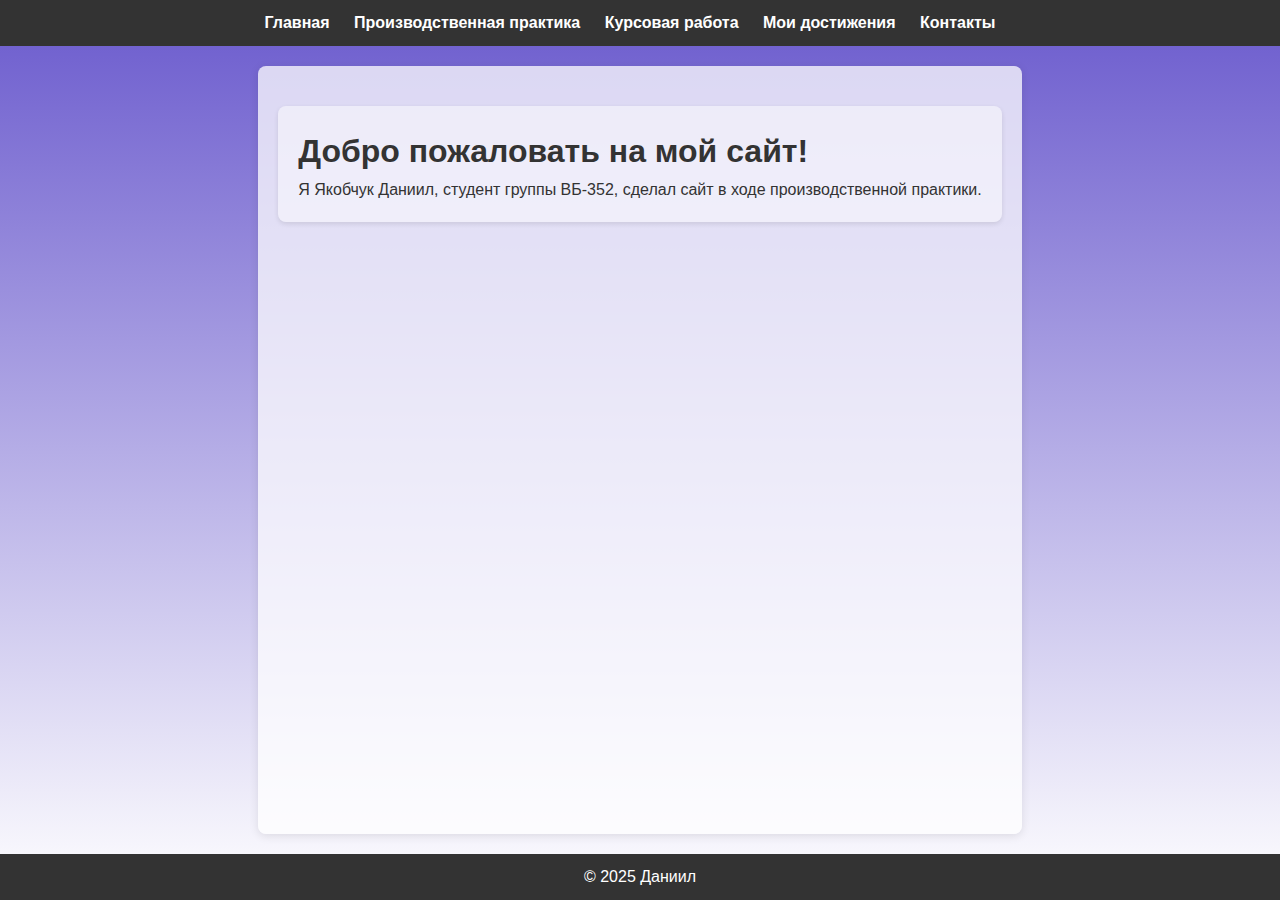
<file: index.html>
<!DOCTYPE html>
<html lang="ru">
<head>
    <meta charset="UTF-8">
    <meta name="viewport" content="width=device-width, initial-scale=1.0">
    <title>Главная страница</title>
    <link rel="stylesheet" href="style.css">
</head>
<body>
    <header>
        <nav>
            <ul>
                <li><a href="index.html">Главная</a></li>
                <li><a href="practice.html">Производственная практика</a></li>
                <li><a href="coursework.html">Курсовая работа</a></li>
                <li><a href="achievements.html">Мои достижения</a></li>
                <li><a href="contacts.html">Контакты</a></li>
            </ul>
        </nav>
    </header>
    <main>
        <div class="content">
            <h1>Добро пожаловать на мой сайт!</h1>
            <p>Я Якобчук Даниил, студент группы ВБ-352, сделал сайт в ходе производственной практики.</p>
        </div>
    </main>
    <footer>
        <p>&copy; 2025 Даниил</p>
    </footer>

    <script src="script.js"></script>
</body>
</html>
</file>
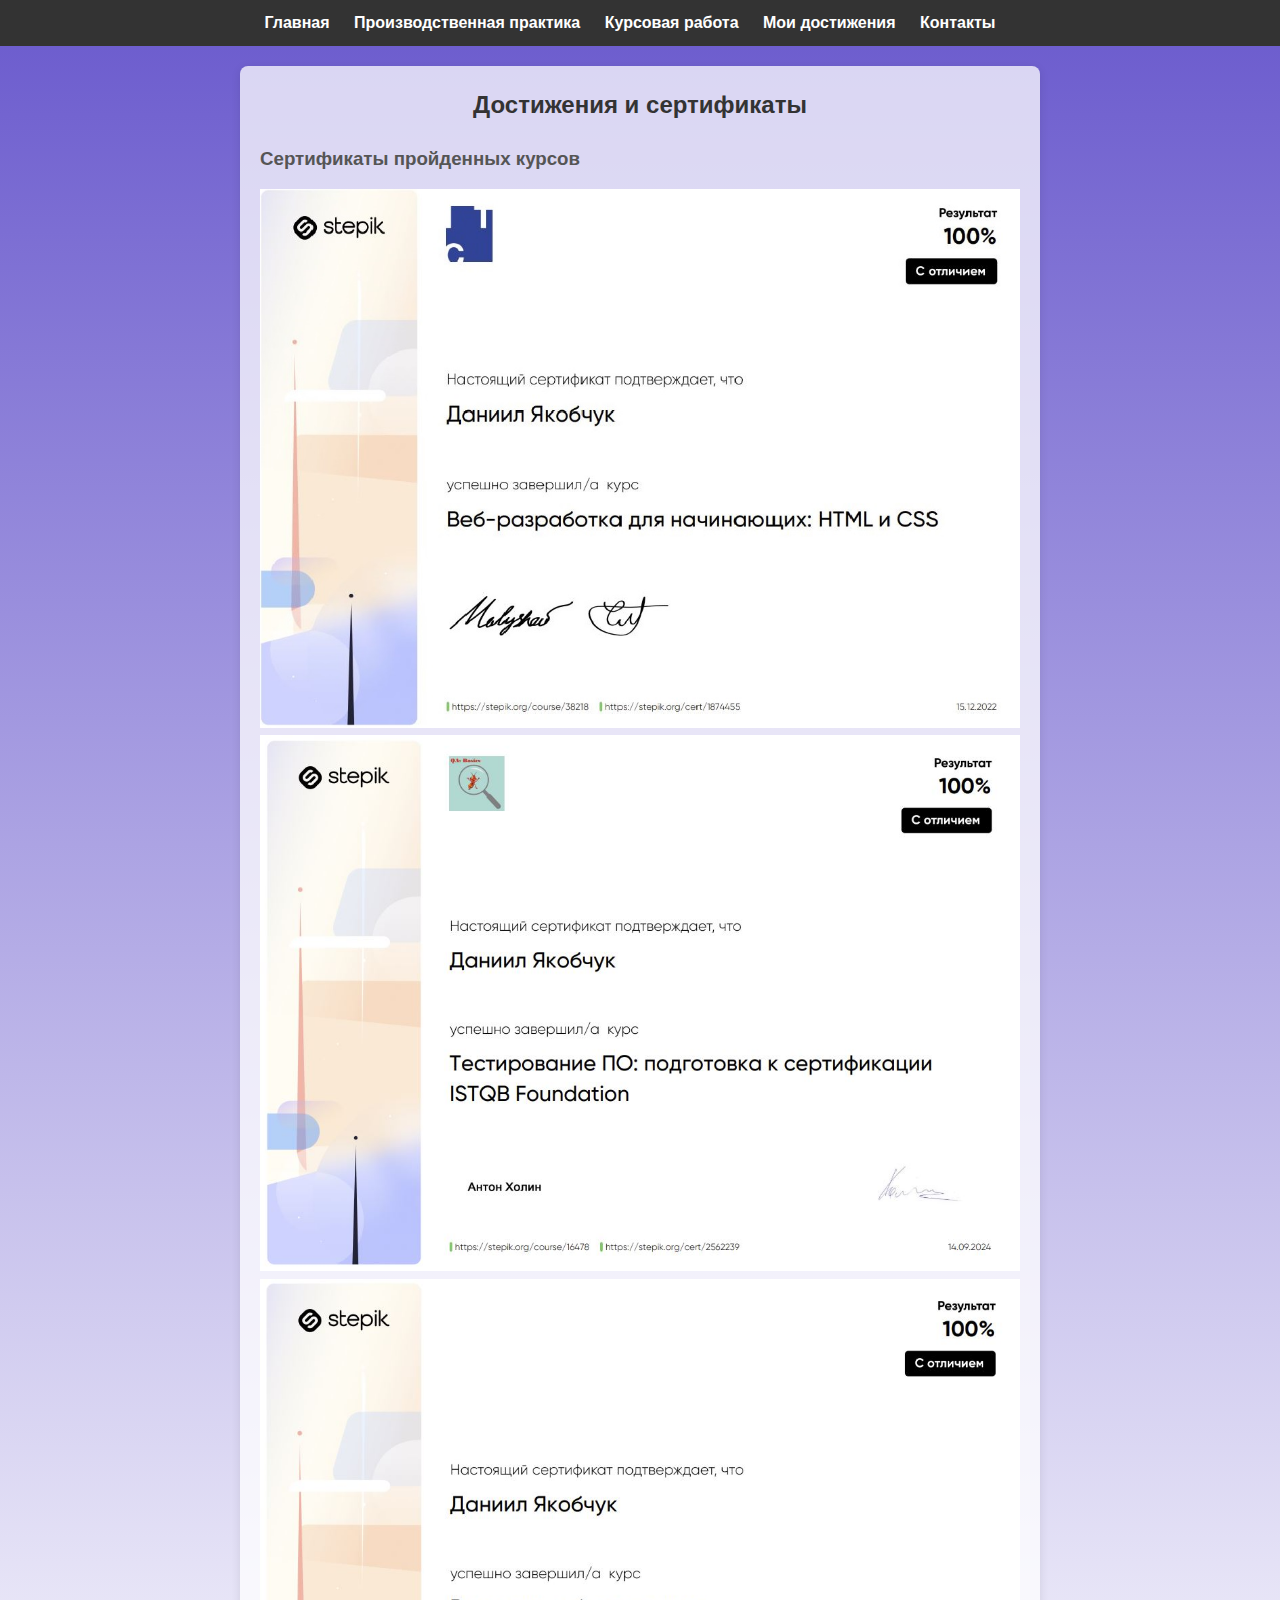
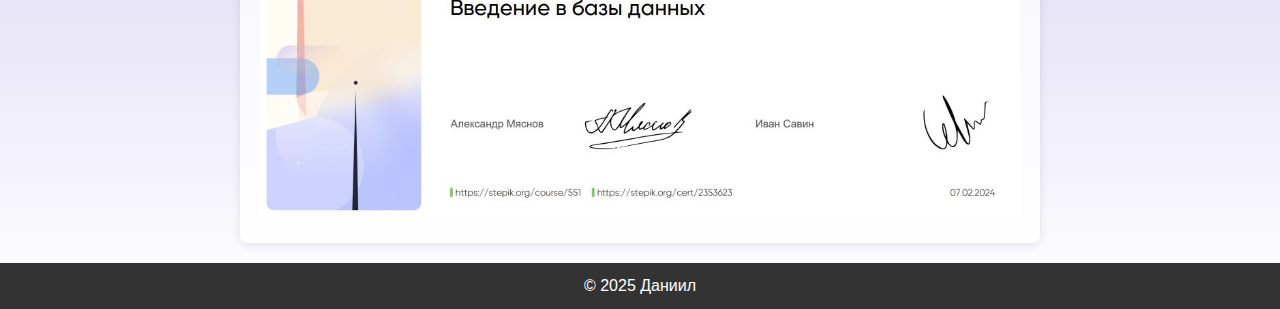
<file: achievements.html>
<!DOCTYPE html>
<html lang="ru">
<head>
    <meta charset="UTF-8">
    <meta name="viewport" content="width=device-width, initial-scale=1.0">
    <title>Мои достижения</title>
    <link rel="stylesheet" href="style.css">
</head>
<body>
    <header>
        <nav>
            <ul>
                <li><a href="index.html">Главная</a></li>
                <li><a href="practice.html">Производственная практика</a></li>
                <li><a href="coursework.html">Курсовая работа</a></li>
                <li><a href="achievements.html">Мои достижения</a></li>
                <li><a href="contacts.html">Контакты</a></li>
            </ul>
        </nav>
    </header>
    <main>
        <h2>Достижения и сертификаты</h2>

        <h3>Сертификаты пройденных курсов</h3>
        <img src="images/сертификат 1.JPG"  class="thumbnail" onclick="openImage(this)">
        <img src="images/сертификат 2.JPG"  class="thumbnail" onclick="openImage(this)">
        <img src="images/сертификат 3.JPG"  class="thumbnail" onclick="openImage(this)">
    </main>
    <footer>
        <p>&copy; 2025 Даниил </p>
    </footer>
    <div id="modal" class="modal" onclick="closeImage()">
        <span class="close">&times;</span>
        <img class="modal-content" id="img01">
        <div id="caption"></div>
    </div>
    <script src="script.js"></script>
</body>
</html>
</file>
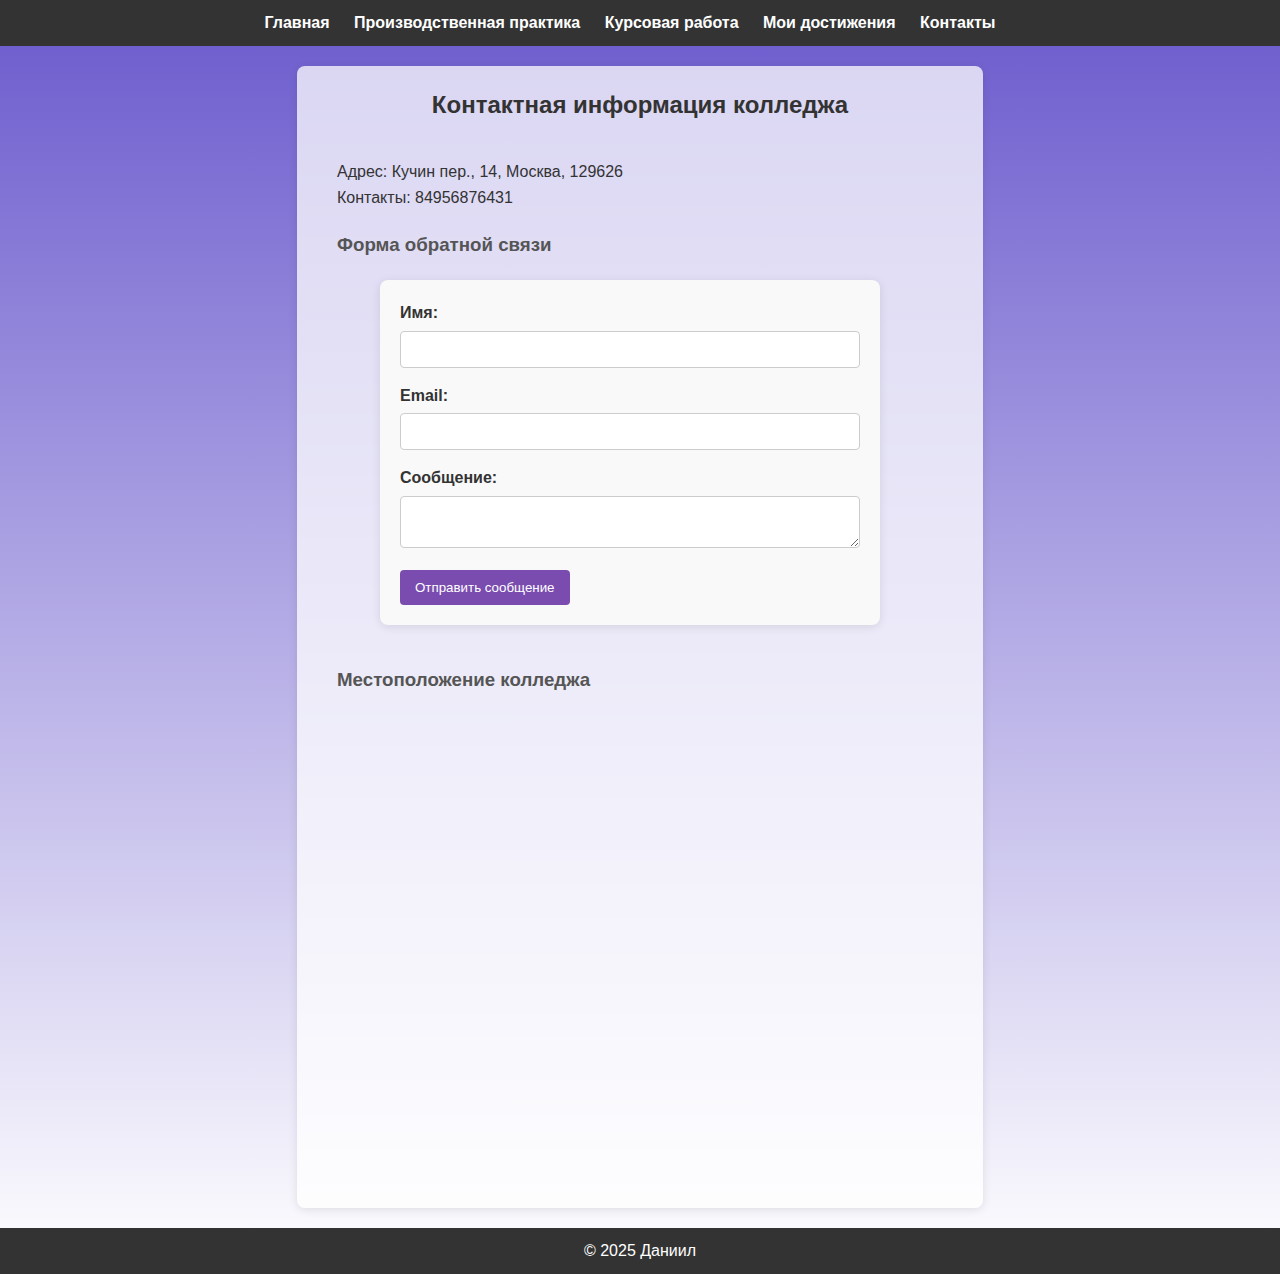
<file: contacts.html>
<!DOCTYPE html>
<html lang="ru">
<head>
    <meta charset="UTF-8">
    <meta name="viewport" content="width=device-width, initial-scale=1.0">
    <title>Контакты</title>
    <link rel="stylesheet" href="style.css">
</head>
<body>
    <header>
        <nav>
            <ul>
                <li><a href="index.html">Главная</a></li>
                <li><a href="practice.html">Производственная практика</a></li>
                <li><a href="coursework.html">Курсовая работа</a></li>
                <li><a href="achievements.html">Мои достижения</a></li>
                <li><a href="contacts.html">Контакты</a></li>
            </ul>
        </nav>
    </header>

    <main>
        <h2>Контактная информация колледжа</h2>

        <div class="contact-container">
            <div class="contact-info">
                <p>Адрес: Кучин пер., 14, Москва, 129626</p>
                <p>Контакты: 84956876431</p>

                <h3>Форма обратной связи</h3>
                <form id="contact-form">
                    <div class="form-group">
                        <label for="name">Имя:</label>
                        <input type="text" id="name" name="name" required>
                    </div>

                    <div class="form-group">
                        <label for="email">Email:</label>
                        <input type="email" id="email" name="email" required>
                    </div>

                    <div class="form-group">
                        <label for="message">Сообщение:</label>
                        <textarea id="message" name="message" required></textarea>
                    </div>

                    <button type="submit">Отправить сообщение</button>

                    <!-- Сообщение об успешной отправке -->
                    <div id="success-message" style="display:none;">Сообщение отправлено!</div>

                    <!-- Сообщение об ошибке -->
                    <div id="error-message" style="display:none;">Ошибка отправки сообщения!</div>
                </form>
            </div>

            <!-- Карта с расположением колледжа -->
            <div class="map-container">
                <h3>Местоположение колледжа</h3>
                <!-- Вставка карты Google -->
                <iframe src="https://www.google.com/maps/embed?pb=!1m18!1m12!1m3!1d1742.799732329227!2d37.640105852384025!3d55.8036655107492!2m3!1f0!2f0!3f0!3m2!1i1024!2i768!4f13.1!3m3!1m2!1s0x46b535e5f50ca8db%3A0x4775ab204b113421!2z0JzQvtGB0LrQvtCy0YHQutC40Lkg0LrQvtC70LvQtdC00LYg0YLRgNCw0L3RgdC_0L7RgNGC0LA!5e0!3m2!1sru!2sru!4v1751204735936!5m2!1sru!2sru" width="100%" height="450" style="border:0;" allowfullscreen="" loading="lazy"></iframe>
            </div>
        </div>
    </main>

    <footer>
        &copy; 2025 Даниил
    </footer>

    <script src="script.js"></script>
</body>
</html>
</file>
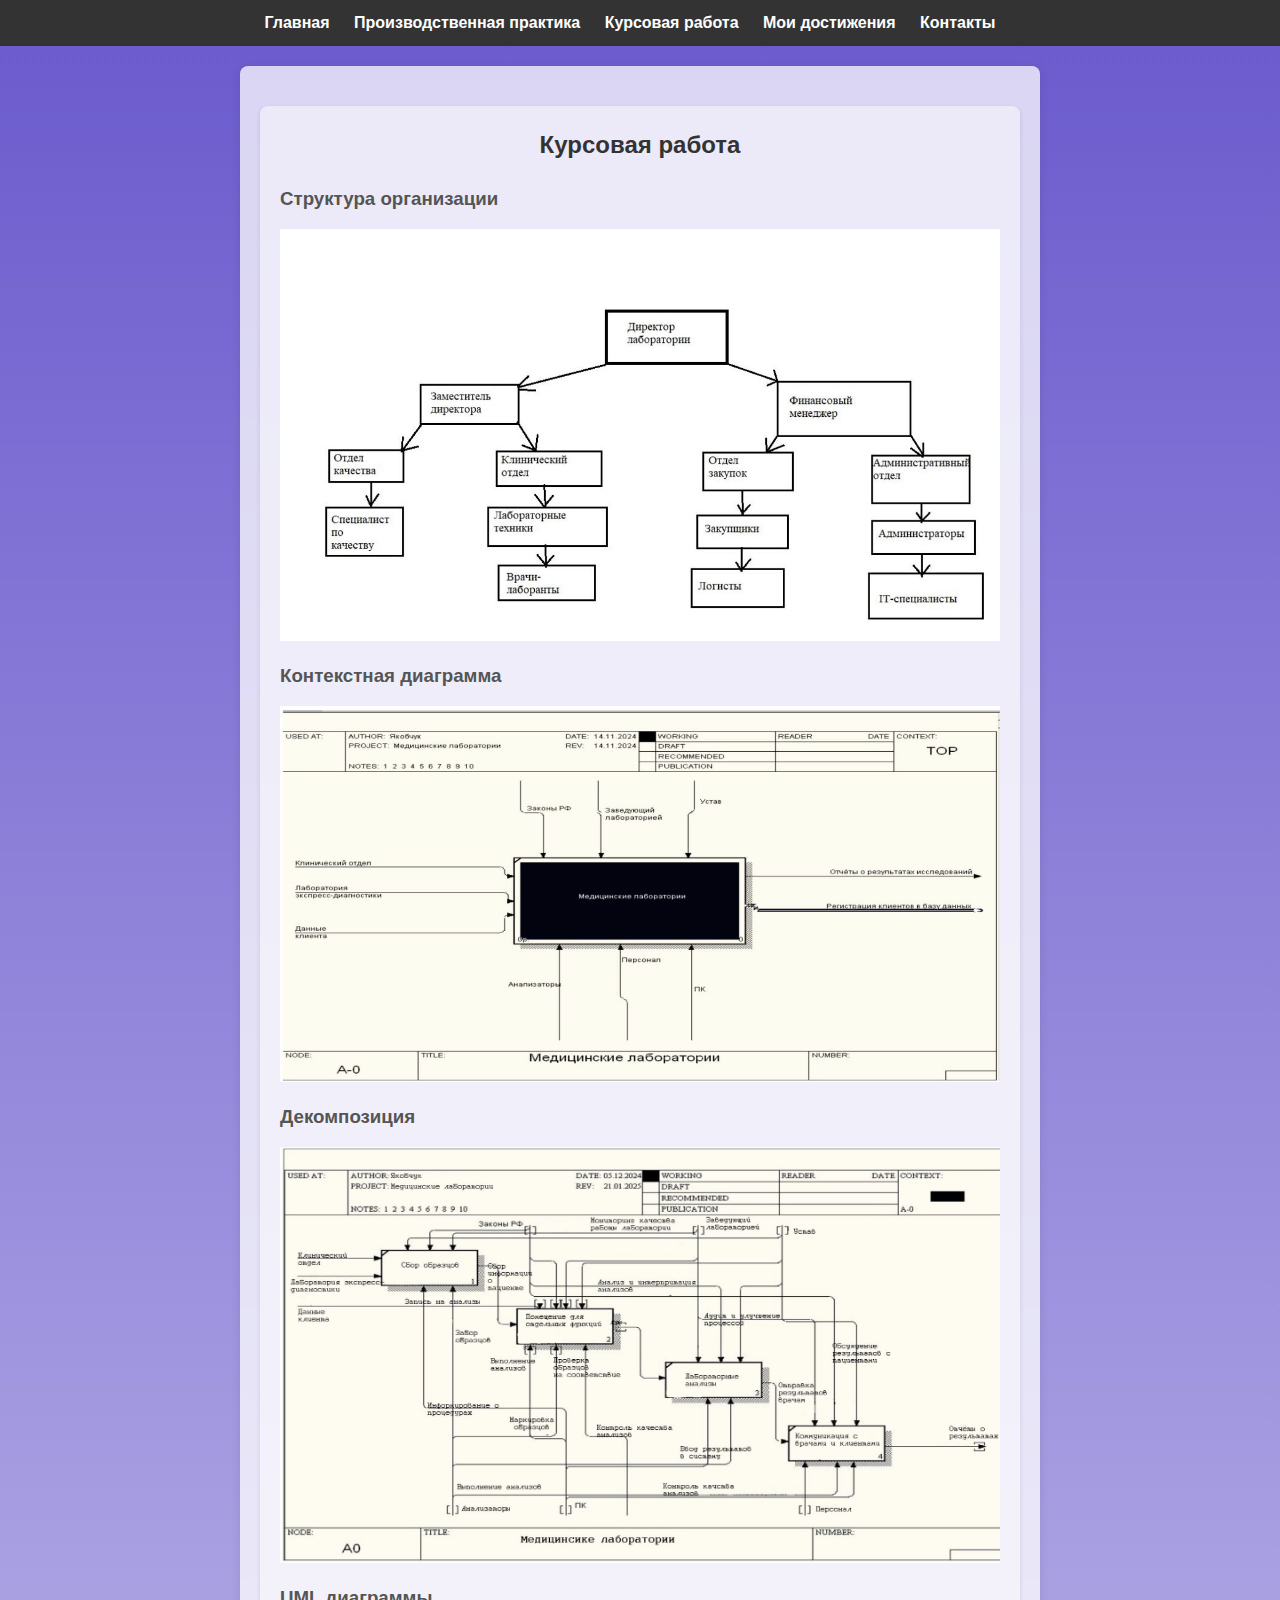
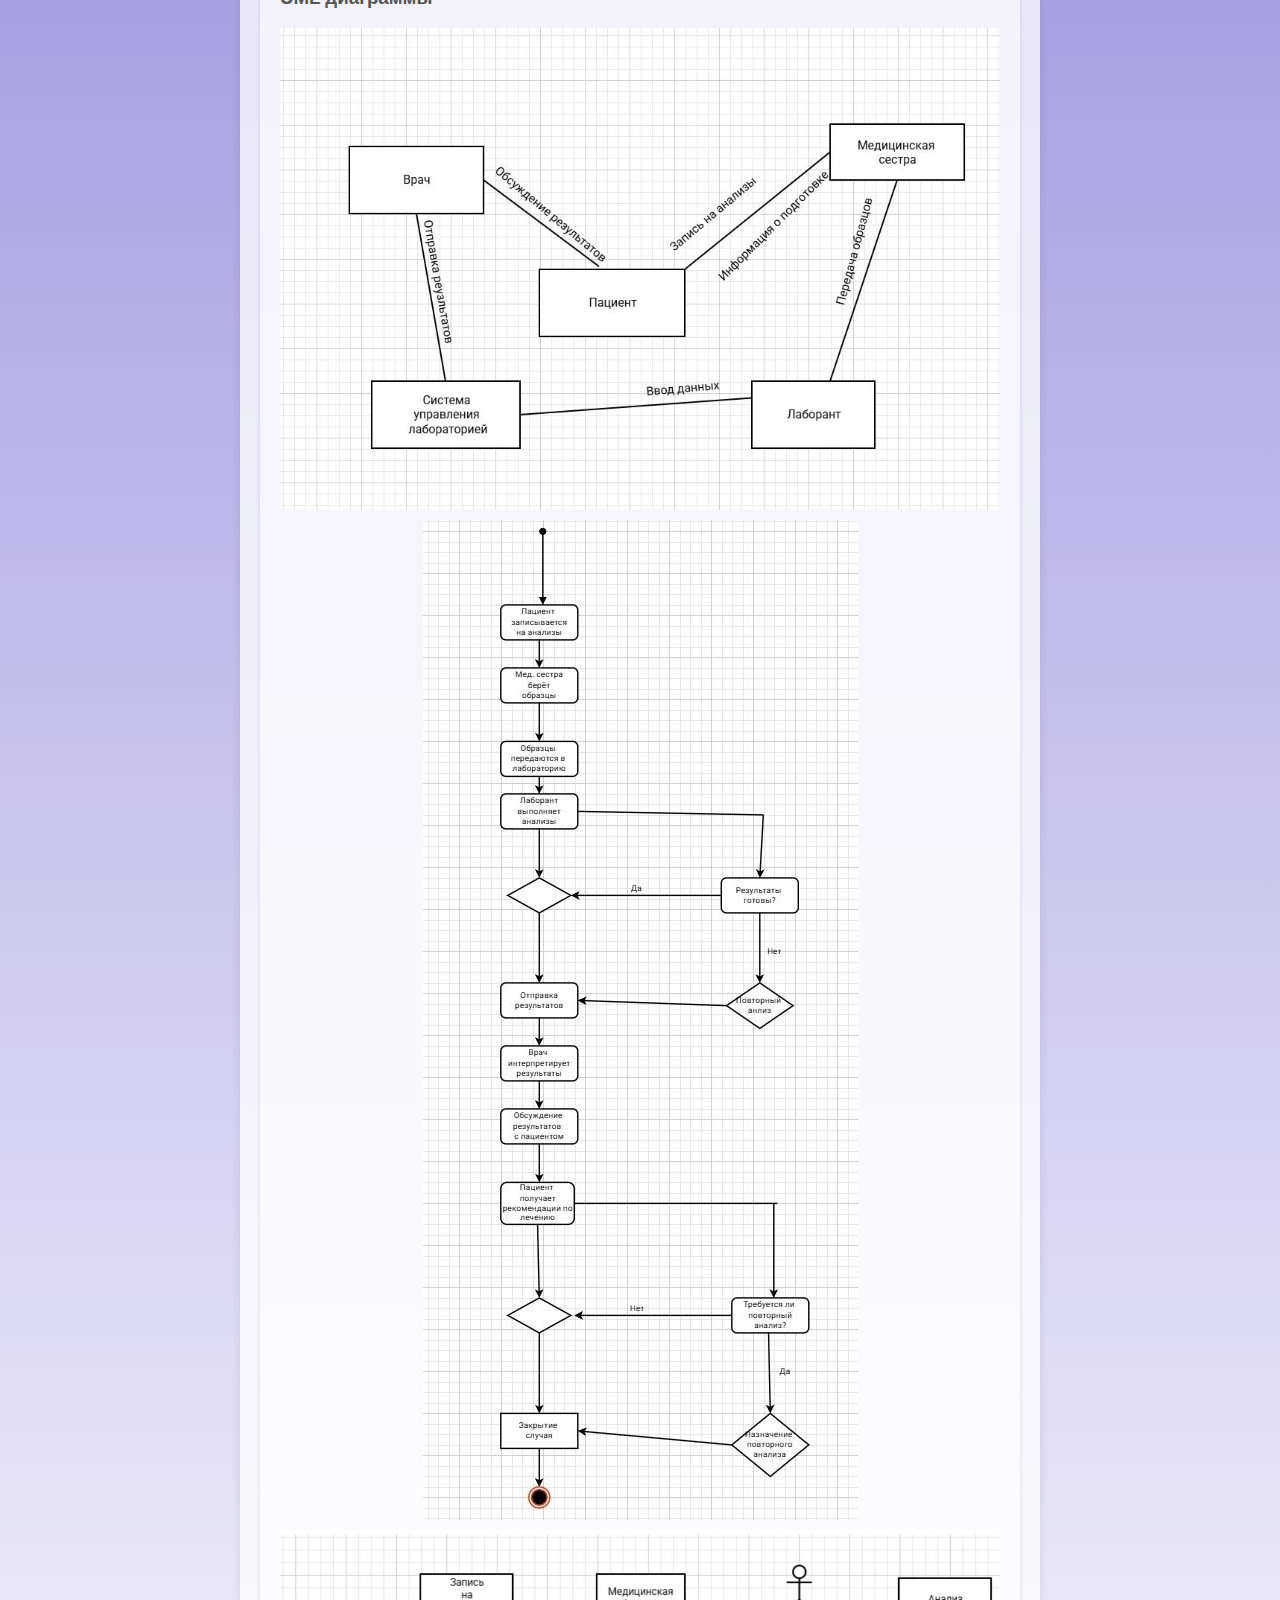
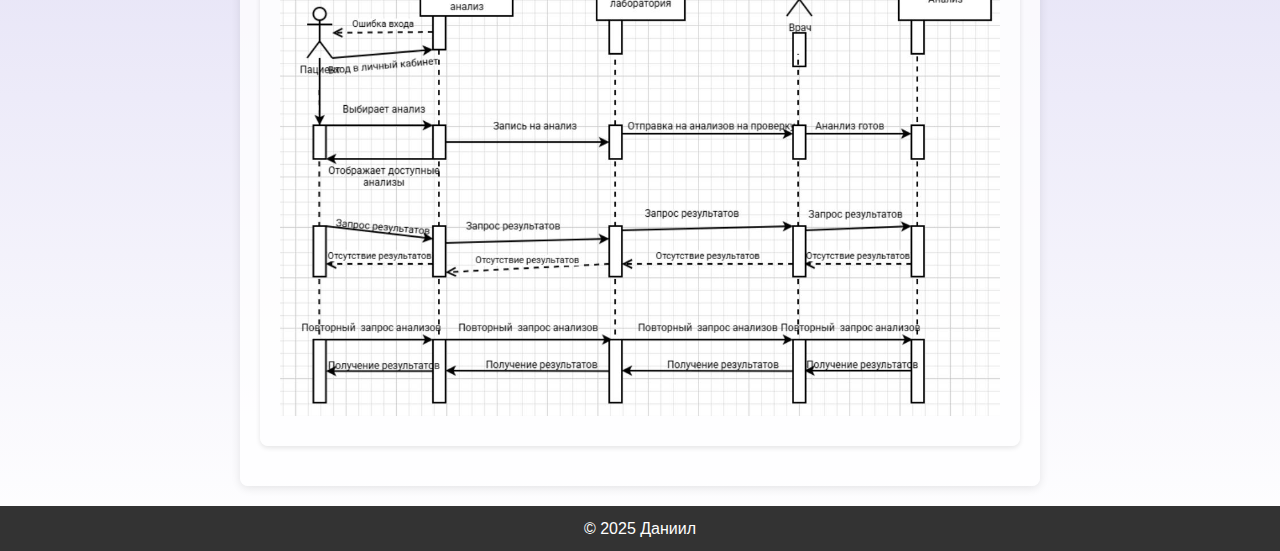
<file: coursework.html>
<!DOCTYPE html>
<html lang="ru">
<head>
    <meta charset="UTF-8">
    <meta name="viewport" content="width=device-width, initial-scale=1.0">
    <title>Курсовая работа</title>
    <link rel="stylesheet" href="style.css">
</head>
<body>
    <header>
        <nav>
            <ul>
                <li><a href="index.html">Главная</a></li>
                <li><a href="practice.html">Производственная практика</a></li>
                <li><a href="coursework.html">Курсовая работа</a></li>
                <li><a href="achievements.html">Мои достижения</a></li>
                <li><a href="contacts.html">Контакты</a></li>
            </ul>
        </nav>
    </header>
    <main>
        <div class="content">
            <h2>Курсовая работа</h2>

            <h3>Структура организации</h3>
            <img src="images/структура организации.JPG" alt="Структура организации" class="thumbnail" onclick="openImage(this)">

            <h3>Контекстная диаграмма</h3>
            <img src="images/контекстная диаграмма.JPG" alt="Контекстная диаграмма" class="thumbnail" onclick="openImage(this)">

            <h3>Декомпозиция</h3>
            <img src="images/декомпозиция.JPG" alt="Декомпозиция" class="thumbnail" onclick="openImage(this)">

            <h3>UML диаграммы</h3>
            <img src="images/диграмма юмл.jpg" alt="UML диаграмма" class="thumbnail" onclick="openImage(this)">

            <img src="images/диаграмма юмл 2.jpg" alt="UML диаграмма" class="thumbnail" onclick="openImage(this)">

            <img src="images/диаграмма последовательности.JPG" alt="UML диаграмма" class="thumbnail" onclick="openImage(this)">
        </div>
    </main>
    <footer>
        <p>&copy; 2025 Даниил</p>
    </footer>

    <div id="modal" class="modal" onclick="closeImage()">
        <span class="close">&times;</span>
        <img class="modal-content" id="img01">
        <div id="caption"></div>
    </div>

    <script src="script.js"></script>
</body>
</html>
</file>
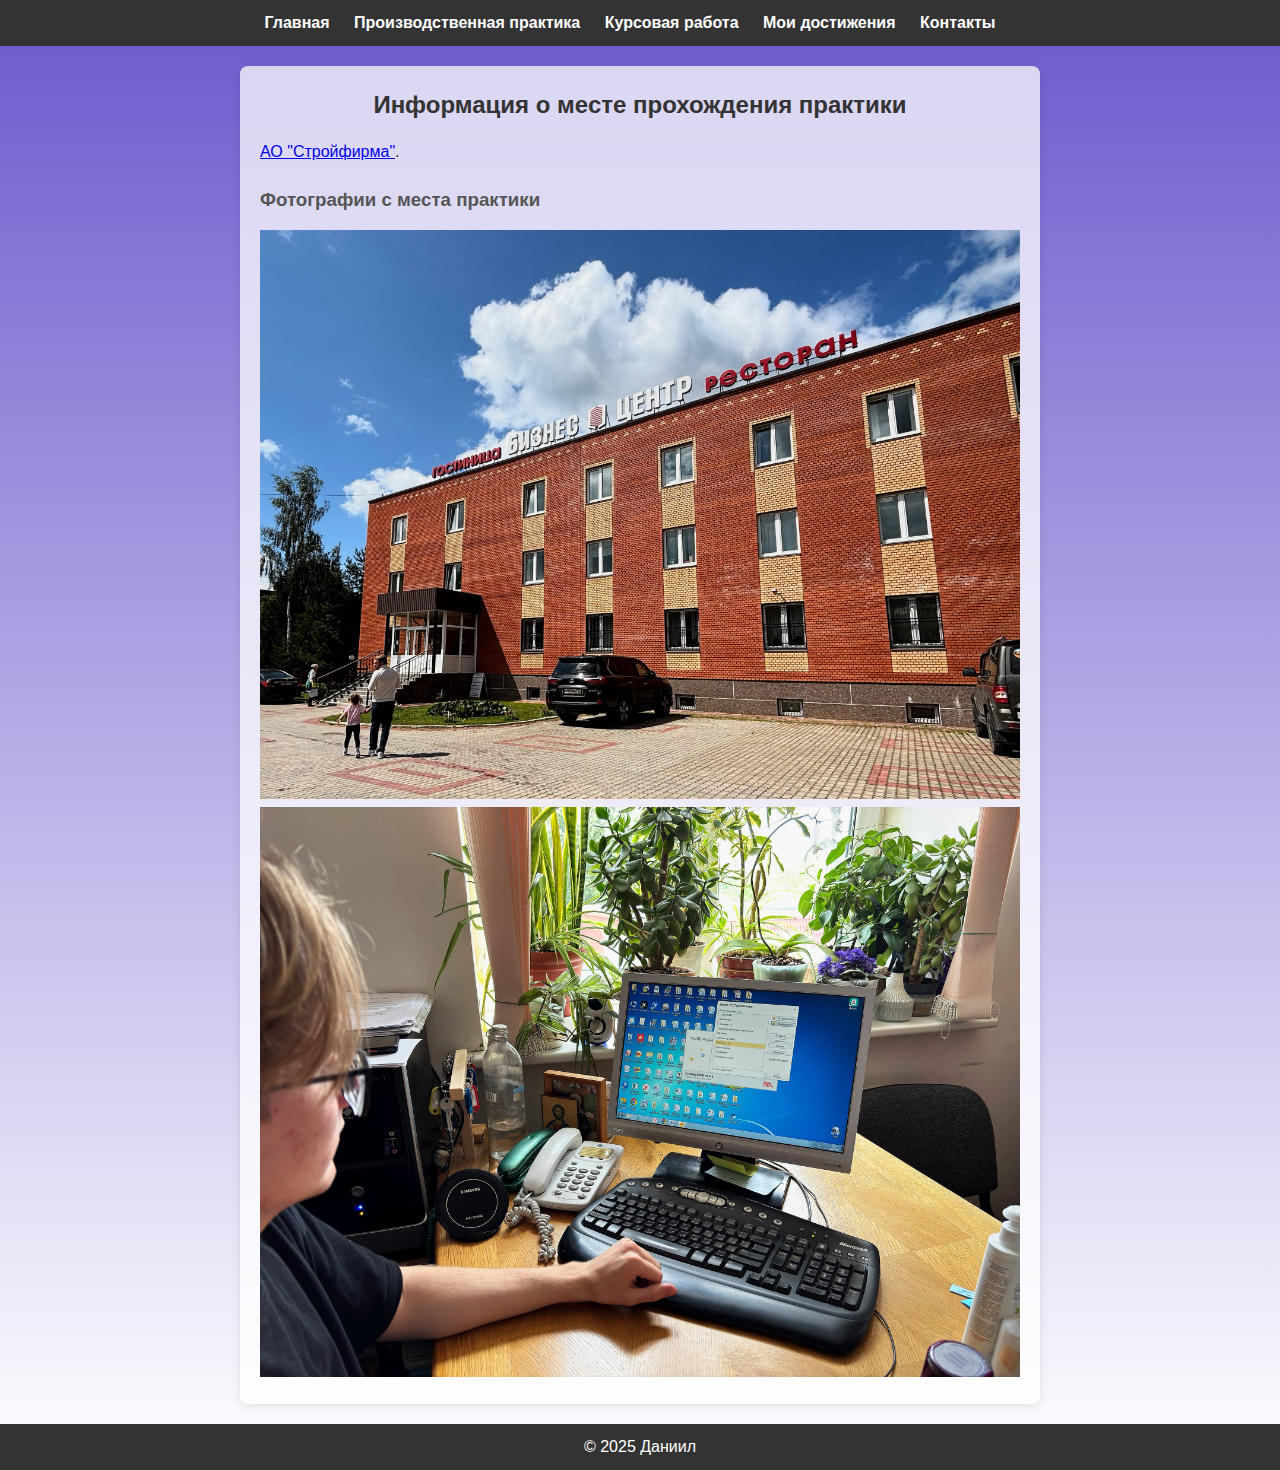
<file: practice.html>
<!DOCTYPE html>
<html lang="ru">
<head>
    <meta charset="UTF-8">
    <meta name="viewport" content="width=device-width, initial-scale=1.0">
    <title>Производственная практика</title>
    <link rel="stylesheet" href="style.css">
</head>
<body>
    <header>
        <nav>
            <ul>
                <li><a href="index.html">Главная</a></li>
                <li><a href="practice.html">Производственная практика</a></li>
                <li><a href="coursework.html">Курсовая работа</a></li>
                <li><a href="achievements.html">Мои достижения</a></li>
                <li><a href="contacts.html">Контакты</a></li>
            </ul>
        </nav>
    </header>
    <main>
        <h2>Информация о месте прохождения практики</h2>
        <p> <a href="https://www.rusprofile.ru/id/2308936" target="_blank">АО "Стройфирма"</a>.</p>

        <h3>Фотографии с места практики</h3>
        <img src="images/фото практики 1.jpg" alt="Фото 1" class="thumbnail" onclick="openImage(this)">
        <img src="images/фото практики 2.jpg" alt="Фото 2" class="thumbnail" onclick="openImage(this)">
    </main>
    <footer>
        <p>&copy; 2025 Даниил</p>
    </footer>

    <!-- Модальное окно для изображений -->
    <div id="modal" class="modal" onclick="closeImage()">
        <span class="close">&times;</span>
        <img class="modal-content" id="img01">
        <div id="caption"></div>
    </div>

    <script src="script.js"></script>
</body>
</html>
</file>
<file: style.css>
body {
    font-family: 'Arial', sans-serif; 
    line-height: 1.6;
    margin: 0;
    padding: 0;
    background: linear-gradient(to bottom, #6a5acd, #ffffff); 
    color: #333;
    display: flex;
    flex-direction: column;
    min-height: 100vh; 
}

header {
    background-color: rgba(74, 20, 140, 0.8); 
    color: white;
    padding: 20px 0;
    text-align: center;
}

nav ul {
    list-style-type: none;
    padding: 0;
}

nav ul li {
    display: inline;
    margin-right: 20px;
}

nav ul li a {
    color: white;
    text-decoration: none;
    font-weight: bold;
    transition: color 0.3s ease, transform 0.3s ease; 
}

nav ul li a:hover {
    color: #cce5ff; 
    transform: scale(1.05); 
}

/* Основной контент */
main {
    flex: 1; /* Позволяет основному контенту занимать оставшееся пространство */
    max-width: 800px;
    margin: 20px auto;
    padding: 20px;
    background-color: #ffffffbe;
    border-radius: 8px; /* Скругление углов */
    box-shadow: 0 2px 10px rgba(0, 0, 0, 0.1);
}

/* Заголовки */
h2 {
    color: #4CAF50; /* Основной цвет заголовков */
}

/* Стили для изображений */
.thumbnail {
    max-width: 100%;
    height: auto;
    transition: transform 0.3s ease; /* Плавный переход для увеличения */
}

.thumbnail:hover {
    transform: scale(1.05); /* Увеличение изображения при наведении */
}

/* Модальное окно */
.modal {
    display: none; /* Скрыто по умолчанию */
    position: fixed; /* Открывается поверх всего */
    z-index: 1000; /* На переднем плане */
    left: 0;
    top: 0;
    width: 100%; /* Ширина окна */
    height: 100%; /* Высота окна */
    overflow: hidden; /* Скрыть переполнение */
    background-color: rgba(0, 0, 0, 0.9); /* Полупрозрачный фон */
}

.modal-content {
    margin: auto;
    display: block;
    max-width: 90%; /* Максимальная ширина изображения в модальном окне */
    max-height: 80%; /* Максимальная высота изображения в модальном окне */
}

.close {
    position: absolute;
    top: 20px;
    right: 40px;
    color: white;
    font-size: 40px;
}

#caption {
    margin: auto;
    text-align: center;
    color: white;
}

/* Подвал */
footer {
    text-align: center;
    padding: 15px 0;
    background-color: rgba(74, 20, 140, 0.8); /* Полупрозрачный фиолетовый цвет подвала */
    color: white;
}
/* Общие стили для всего документа */
body {
    font-family: Arial, sans-serif;
    line-height: 1.6;
    margin: 0;
    padding: 0;
    background-color: #f4f4f47a;
}

/* Стили для заголовков */
h2 {
    color: #333;
    text-align: center;
}

h3 {
    color: #555;
    margin-top: 20px;
}

/* Стили для навигации */
header {
    background: #333;
    color: #fff;
    padding: 10px 0;
}

nav ul {
    list-style: none;
    padding: 0;
}

nav ul li {
    display: inline;
    margin-right: 20px;
}

nav ul li a {
    color: #fff;
    text-decoration: none;
}

/* Стили для основного контента */
.content {
    max-width: 800px;
    margin: 20px auto;
    padding: 20px;
    background: #ffffff7a;
    border-radius: 8px;
    box-shadow: 0 2px 5px rgba(0, 0, 0, 0.1);
}

/* Стили для изображений */
.content img {
    max-width: 100%;
    height: auto;
    display: block;
    margin: 10px auto; /* Центрирование изображений */
}

/* Стили для подвала */
footer {
    text-align: center;
    padding: 10px 0;
    background: #333;
    color: #fff;
    position: relative; /* Для корректного позиционирования */
}

/* Адаптивные стили */
@media (max-width: 600px) {
    nav ul li {
        display: block; /* Переход на блочную модель для мобильных устройств */
        margin-bottom: 10px; /* Отступ между элементами */
    }
}

/* Общие стили для формы */
#contact-form {
    background-color: #f9f9f9; /* Светлый фон для формы */
    padding: 20px; /* Отступы внутри формы */
    border-radius: 8px; /* Закругленные углы */
    box-shadow: 0 2px 10px rgba(0, 0, 0, 0.1); /* Тень для эффекта глубины */
    max-width: 500px; /* Максимальная ширина формы */
    margin: 20px auto; /* Центрирование формы */
}

/* Стили для групп полей */
.form-group {
    margin-bottom: 15px; /* Отступ между группами полей */
}

/* Стили для меток и полей ввода */
label {
    display: block; /* Метки на новой строке */
    font-weight: bold; /* Жирный шрифт для меток */
    margin-bottom: 5px; /* Отступ снизу от метки */
}

input[type="text"],
input[type="email"],
textarea {
    width: 100%; /* Полная ширина полей ввода */
    padding: 10px; /* Отступы внутри полей ввода */
    border: 1px solid #ccc; /* Серый бордер */
    border-radius: 4px; /* Закругленные углы */
    box-sizing: border-box; /* Учет отступов и границ в ширину */
}

/* Стили для кнопки отправки */
button {
    background-color: #7a4caf; /* Зеленый фон кнопки */
    color: white; /* Белый текст на кнопке */
    padding: 10px 15px; /* Отступы внутри кнопки */
    border: none; /* Убираем бордер */
    border-radius: 4px; /* Закругленные углы кнопки */
    cursor: pointer; /* Курсор указателя при наведении */
}

button:hover {
    background-color: #7a4caf; /* Темнее при наведении */
}

/* Стили для сообщений об успехе и ошибке */
#success-message,
#error-message {
    margin-top: 10px; /* Отступ сверху для сообщений */
    padding: 10px; /* Отступы внутри сообщений */
    border-radius: 4px; /* Закругленные углы сообщений */
}

#success-message {
    background-color: #d4edda; /* Зеленый фон успеха */
    color: #155724; /* Темно-зеленый текст */
}

#error-message {
    background-color: #f8d7da; /* Красный фон ошибки */
    color: #721c24; /* Темно-красный текст */
}

/* Сброс стилей по умолчанию */
* {
    margin: 0;
    padding: 0;
    box-sizing: border-box;
}

/* Основные стили для body */
body {
    font-family: Arial, sans-serif; /* Шрифт для страницы */
    line-height: 1.6; /* Межстрочный интервал */
}

/* Стили для контейнера с контактной информацией и картой */
.contact-container {
    display: flex; /* Используем flexbox для горизонтального расположения */
    flex-wrap: wrap; /* Позволяем элементам переноситься на новую строку */
    justify-content: space-between; /* Разделяем пространство между элементами */
    align-items: flex-start; /* Выравнивание по верхнему краю */
    width: 100%; /* Занимает всю ширину экрана */
    padding: 20px; /* Отступы вокруг контейнера */
}

/* Стили для контактной информации */
.contact-info {
    flex: 1 1 300px; /* Занимает оставшееся пространство с минимальной шириной 300px */
    margin-right: 20px; /* Отступ справа от контактной информации */
}

/* Стили для карты */
.map-container {
    flex: 1 1 300px; /* Занимает оставшееся пространство с минимальной шириной 300px */
}

/* Ограничение ширины карты для лучшего отображения */
.map-container iframe {
    width: 100%; /* Полная ширина контейнера */
    height: 450px; /* Высота карты */
    border: 0; /* Убираем границу */
}

/* Стили для заголовков и форм */
h2, h3 {
    margin-bottom: 15px; /* Отступ снизу для заголовков */
}

.form-group {
    margin-bottom: 15px; /* Отступ снизу для групп формы */
}

input[type="text"],
input[type="email"],
textarea {
    width: 100%; /* Полная ширина полей ввода */
    padding: 10px; /* Отступы внутри полей ввода */
    border: 1px solid #ccc; /* Граница полей ввода */
    border-radius: 4px; /* Закругленные углы */
}

/* Кнопка отправки */
button {
    background-color: #7a4caf; /* Зеленый фон кнопки */
    color: white; /* Белый текст кнопки */
    padding: 10px 15px; /* Отступы внутри кнопки */
    border: none; /* Убираем границу кнопки */
    border-radius: 4px; /* Закругленные углы кнопки */
    cursor: pointer; /* Указатель при наведении на кнопку */
}

button:hover {
    background-color: #7a4caf; /* Темнее при наведении на кнопку */
}

/* Мобильные стили */
@media (max-width: 768px) {
    .contact-container {
        flex-direction: column; /* Вертикальное расположение на мобильных устройствах */
        align-items: center; /* Центрируем элементы по горизонтали */
    }

    .contact-info, .map-container {
        margin-right: 0; /* Убираем отступ справа на мобильных устройствах */
        margin-bottom: 20px; /* Добавляем отступ снизу на мобильных устройствах */
        width: 100%; /* Полная ширина на мобильных устройствах */
    }
}
</file>
